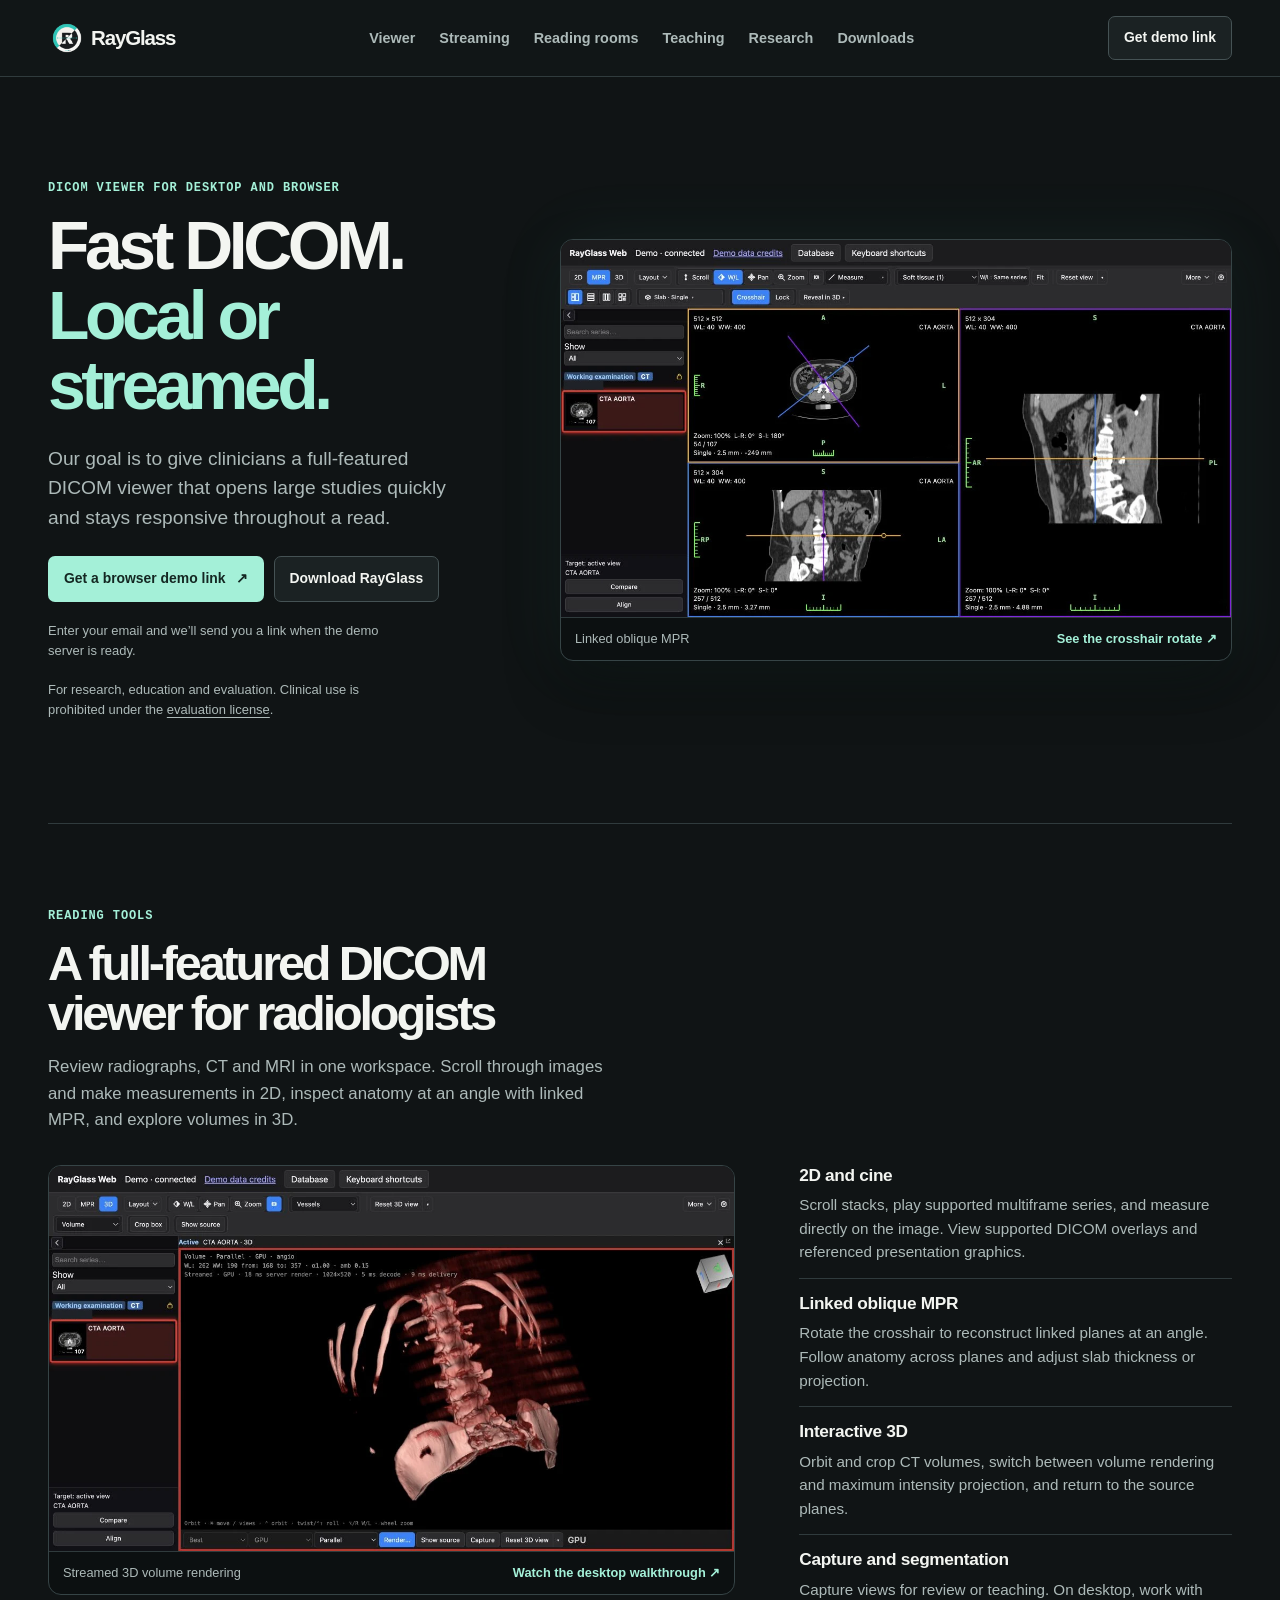
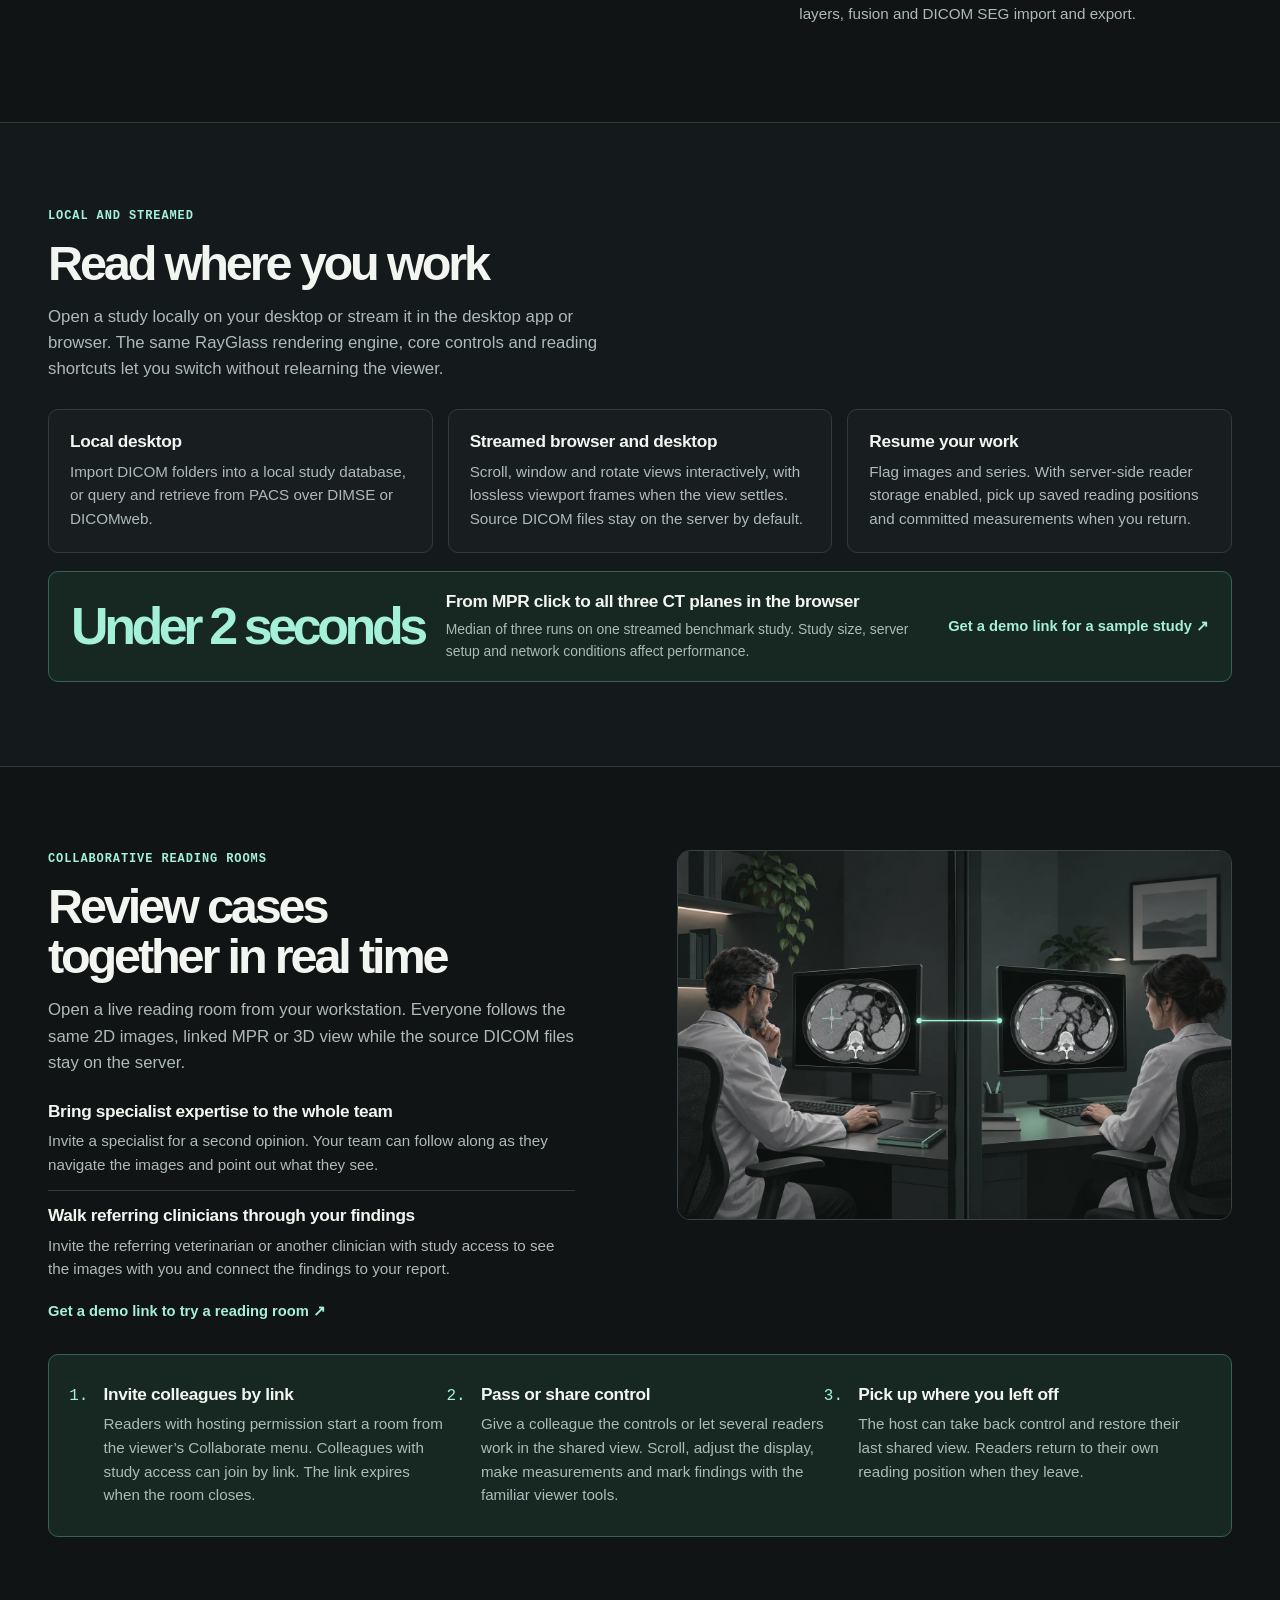
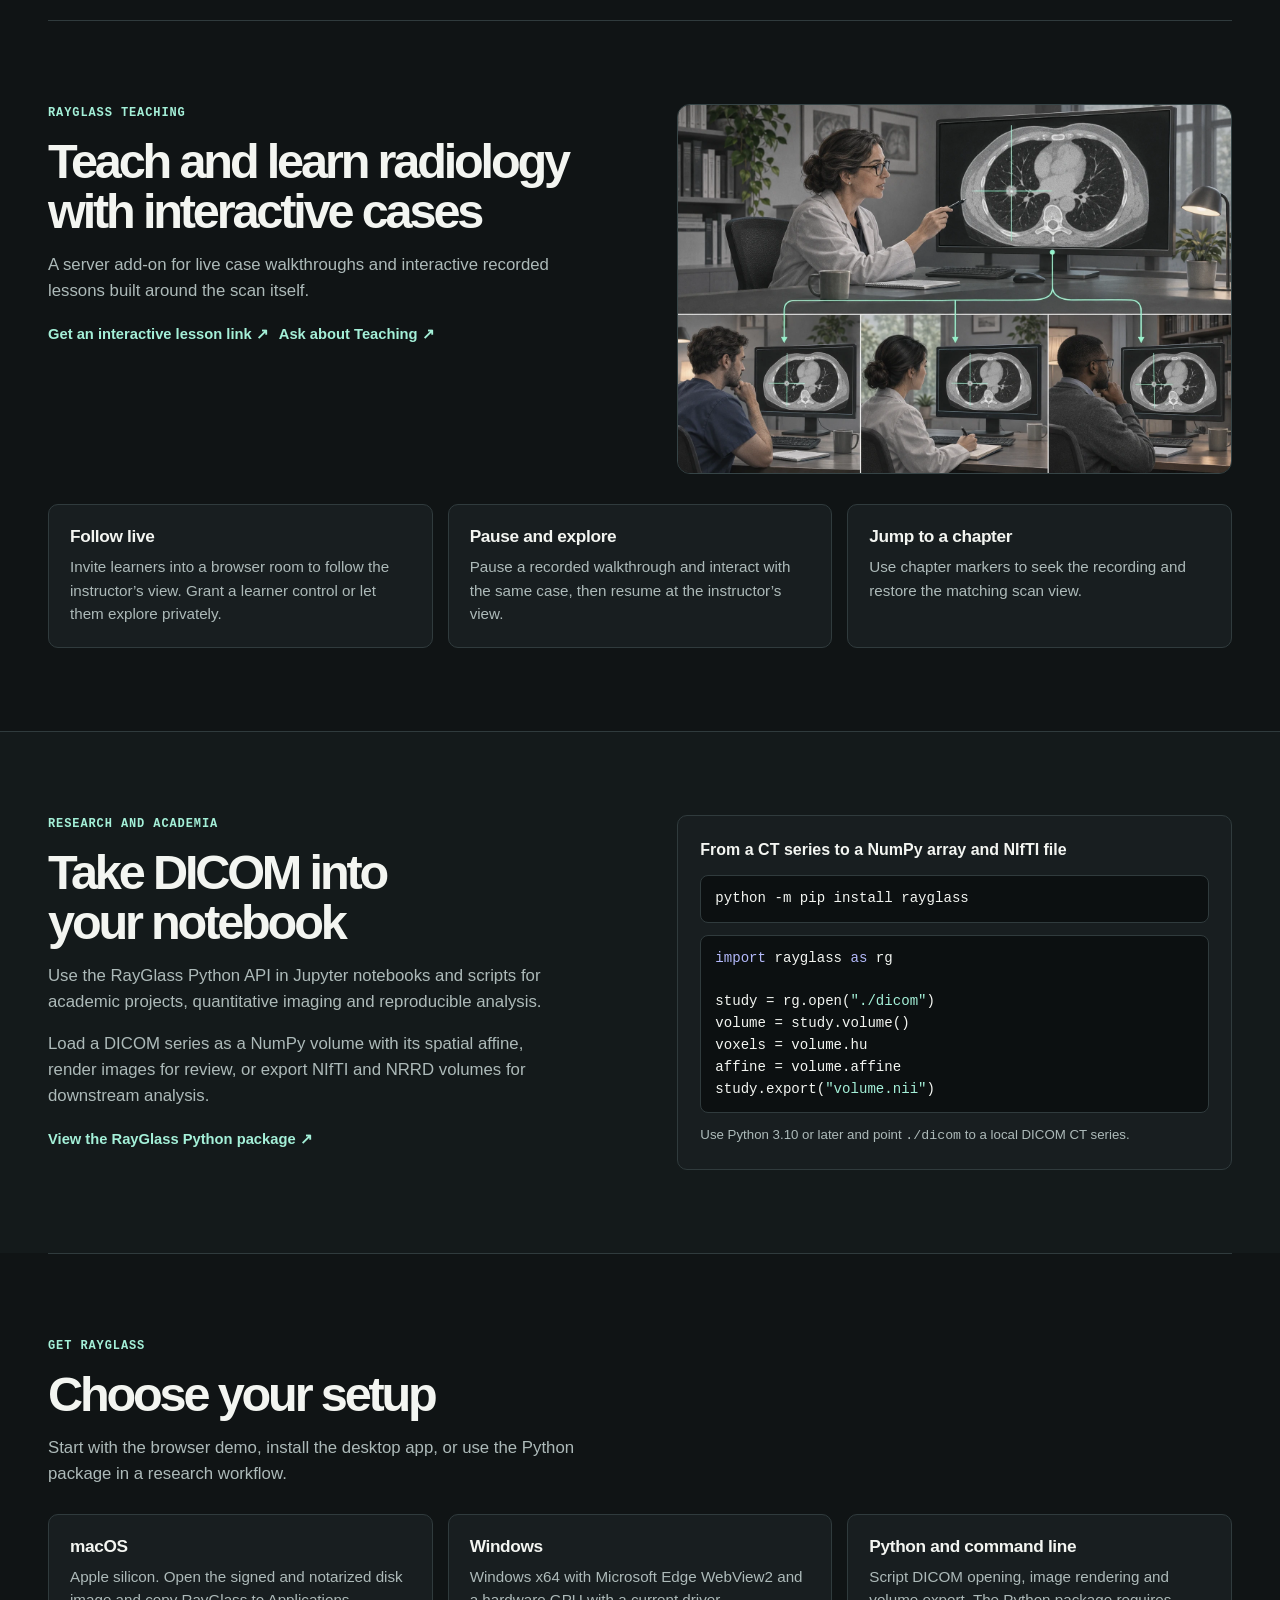
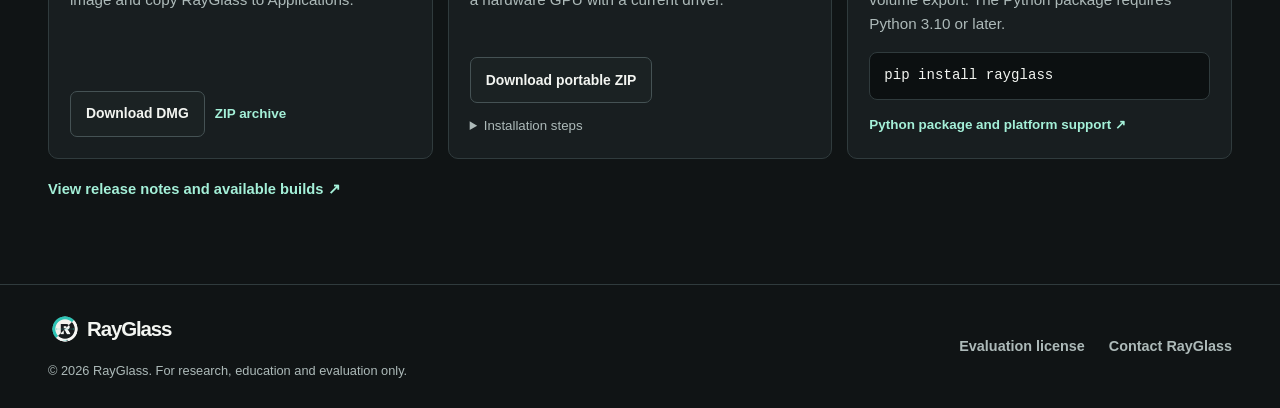
<file: index.html>
<!doctype html>
<html lang="en">
  <head>
    <meta charset="UTF-8" />
    <meta name="viewport" content="width=device-width, initial-scale=1.0" />
    <meta name="theme-color" content="#101415" />
    <meta
      name="description"
      content="RayGlass is a DICOM viewer for desktop and browser, with local and streamed reading, live collaboration, interactive teaching and a Python API for imaging research."
    />
    <title>RayGlass — DICOM Viewer for Large Studies</title>
    <link rel="canonical" href="https://rayglass.net/" />
    <link rel="icon" href="./assets/rayglass-mark.png" />
    <link rel="stylesheet" href="./styles.css?v=7" />
  </head>
  <body>
    <a class="skip-link" href="#main">Skip to content</a>
    <header class="site-header">
      <nav class="shell navigation" aria-label="Main navigation">
        <a class="brand" href="./">
          <img src="./assets/rayglass-mark.png" width="38" height="38" alt="" />
          RayGlass
        </a>
        <div class="nav-links">
          <a href="#viewer">Viewer</a>
          <a href="#streaming">Streaming</a>
          <a href="#reading-rooms">Reading rooms</a>
          <a href="#teaching">Teaching</a>
          <a href="#research">Research</a>
          <a href="#download">Downloads</a>
        </div>
        <a class="button button-small button-outline" href="https://demo.rayglass.net/">Get demo link</a>
      </nav>
    </header>

    <main id="main">
      <section class="shell hero" aria-labelledby="hero-title">
        <div class="hero-copy">
          <p class="eyebrow">DICOM viewer for desktop and browser</p>
          <h1 id="hero-title">Fast DICOM.<br /><span>Local or streamed.</span></h1>
          <p class="lede">
            Our goal is to give clinicians a full-featured DICOM viewer that opens large studies
            quickly and stays responsive throughout a read.
          </p>
          <div class="actions">
            <a class="button button-primary" href="https://demo.rayglass.net/">Get a browser demo link <span aria-hidden="true">↗</span></a>
            <a class="button button-outline" href="#download">Download RayGlass</a>
          </div>
          <p class="hero-note">Enter your email and we’ll send you a link when the demo server is ready.</p>
          <p class="hero-note">For research, education and evaluation. Clinical use is prohibited under the <a href="./license.html">evaluation license</a>.</p>
        </div>
        <figure class="product-frame hero-frame">
          <img
            src="./assets/oblique-mpr.webp"
            width="1280"
            height="720"
            fetchpriority="high"
            alt="RayGlass browser viewer showing a rotated crosshair and three linked oblique CT planes"
          />
          <figcaption>
            <span>Linked oblique MPR</span>
            <a href="./assets/oblique-mpr-motion.gif">See the crosshair rotate <span aria-hidden="true">↗</span></a>
          </figcaption>
        </figure>
      </section>

      <section id="viewer" class="shell section" aria-labelledby="viewer-title">
        <div class="section-heading">
          <p class="eyebrow">Reading tools</p>
          <h2 id="viewer-title">A full-featured DICOM viewer for radiologists</h2>
          <p>Review radiographs, CT and MRI in one workspace. Scroll through images and make measurements in 2D, inspect anatomy at an angle with linked MPR, and explore volumes in 3D.</p>
        </div>
        <div class="viewer-grid">
          <figure class="product-frame volume-frame">
            <img
              src="./assets/volume-rendering.webp"
              width="1280"
              height="720"
              loading="lazy"
              decoding="async"
              alt="RayGlass browser viewer showing a streamed 3D CT volume of the spine and pelvis"
            />
            <figcaption>
              <span>Streamed 3D volume rendering</span>
              <a href="./assets/walkthrough.mp4">Watch the desktop walkthrough <span aria-hidden="true">↗</span></a>
            </figcaption>
          </figure>
          <div class="feature-list">
            <article>
              <h3>2D and cine</h3>
              <p>Scroll stacks, play supported multiframe series, and measure directly on the image. View supported DICOM overlays and referenced presentation graphics.</p>
            </article>
            <article>
              <h3>Linked oblique MPR</h3>
              <p>Rotate the crosshair to reconstruct linked planes at an angle. Follow anatomy across planes and adjust slab thickness or projection.</p>
            </article>
            <article>
              <h3>Interactive 3D</h3>
              <p>Orbit and crop CT volumes, switch between volume rendering and maximum intensity projection, and return to the source planes.</p>
            </article>
            <article>
              <h3>Capture and segmentation</h3>
              <p>Capture views for review or teaching. On desktop, work with layers, fusion and DICOM SEG import and export.</p>
            </article>
          </div>
        </div>
      </section>

      <section id="streaming" class="streaming section" aria-labelledby="streaming-title">
        <div class="shell">
          <div class="section-heading">
            <p class="eyebrow">Local and streamed</p>
            <h2 id="streaming-title">Read where you work</h2>
            <p>Open a study locally on your desktop or stream it in the desktop app or browser. The same RayGlass rendering engine, core controls and reading shortcuts let you switch without relearning the viewer.</p>
          </div>
          <div class="workflow-grid">
            <article class="card">
              <h3>Local desktop</h3>
              <p>Import DICOM folders into a local study database, or query and retrieve from PACS over DIMSE or DICOMweb.</p>
            </article>
            <article class="card">
              <h3>Streamed browser and desktop</h3>
              <p>Scroll, window and rotate views interactively, with lossless viewport frames when the view settles. Source DICOM files stay on the server by default.</p>
            </article>
            <article class="card">
              <h3>Resume your work</h3>
              <p>Flag images and series. With server-side reader storage enabled, pick up saved reading positions and committed measurements when you return.</p>
            </article>
          </div>
          <div class="benchmark">
            <strong>Under 2 seconds</strong>
            <div>
              <h3>From MPR click to all three CT planes in the browser</h3>
              <p>Median of three runs on one streamed benchmark study. Study size, server setup and network conditions affect performance.</p>
            </div>
            <a class="text-link" href="https://demo.rayglass.net/">Get a demo link for a sample study <span aria-hidden="true">↗</span></a>
          </div>
        </div>
      </section>

      <section id="reading-rooms" class="shell section split-section reading-rooms" aria-labelledby="rooms-title">
        <div class="section-heading">
          <p class="eyebrow">Collaborative reading rooms</p>
          <h2 id="rooms-title">Review cases together in real time</h2>
          <p>Open a live reading room from your workstation. Everyone follows the same 2D images, linked MPR or 3D view while the source DICOM files stay on the server.</p>
          <div class="feature-list room-benefits">
            <article>
              <h3>Bring specialist expertise to the whole team</h3>
              <p>Invite a specialist for a second opinion. Your team can follow along as they navigate the images and point out what they see.</p>
            </article>
            <article>
              <h3>Walk referring clinicians through your findings</h3>
              <p>Invite the referring veterinarian or another clinician with study access to see the images with you and connect the findings to your report.</p>
            </article>
          </div>
          <a class="text-link" href="https://demo.rayglass.net/">Get a demo link to try a reading room <span aria-hidden="true">↗</span></a>
        </div>
        <figure class="product-frame section-illustration">
          <img
            src="./assets/collaborative-reading-room.webp"
            width="1536"
            height="1024"
            loading="lazy"
            decoding="async"
            alt="Two radiologists at separate workstations review the same CT slice, with a line connecting their displays"
          />
        </figure>
        <div class="room-workflow">
          <ol class="feature-list">
            <li>
              <h3>Invite colleagues by link</h3>
              <p>Readers with hosting permission start a room from the viewer’s Collaborate menu. Colleagues with study access can join by link. The link expires when the room closes.</p>
            </li>
            <li>
              <h3>Pass or share control</h3>
              <p>Give a colleague the controls or let several readers work in the shared view. Scroll, adjust the display, make measurements and mark findings with the familiar viewer tools.</p>
            </li>
            <li>
              <h3>Pick up where you left off</h3>
              <p>The host can take back control and restore their last shared view. Readers return to their own reading position when they leave.</p>
            </li>
          </ol>
        </div>
      </section>

      <section id="teaching" class="shell section split-section teaching" aria-labelledby="teaching-title">
        <div class="section-heading">
          <p class="eyebrow">RayGlass Teaching</p>
          <h2 id="teaching-title">Teach and learn radiology with interactive cases</h2>
          <p>A server add-on for live case walkthroughs and interactive recorded lessons built around the scan itself.</p>
          <div class="actions">
            <a class="text-link" href="https://demo.rayglass.net/webinar">Get an interactive lesson link <span aria-hidden="true">↗</span></a>
            <a class="text-link" href="mailto:info@rayglass.net?subject=RayGlass%20Teaching">Ask about Teaching <span aria-hidden="true">↗</span></a>
          </div>
        </div>
        <figure class="product-frame section-illustration">
          <img
            src="./assets/virtual-radiology-class.webp"
            width="1536"
            height="1024"
            loading="lazy"
            decoding="async"
            alt="A radiology instructor guides three remote learners who are viewing the same chest CT slice on their own screens"
          />
        </figure>
        <div class="workflow-grid teaching-features">
          <article class="card">
            <h3>Follow live</h3>
            <p>Invite learners into a browser room to follow the instructor’s view. Grant a learner control or let them explore privately.</p>
          </article>
          <article class="card">
            <h3>Pause and explore</h3>
            <p>Pause a recorded walkthrough and interact with the same case, then resume at the instructor’s view.</p>
          </article>
          <article class="card">
            <h3>Jump to a chapter</h3>
            <p>Use chapter markers to seek the recording and restore the matching scan view.</p>
          </article>
        </div>
      </section>

      <section id="research" class="research section" aria-labelledby="research-title">
        <div class="shell split-section">
          <div class="section-heading">
            <p class="eyebrow">Research and academia</p>
            <h2 id="research-title">Take DICOM into your notebook</h2>
            <p>Use the RayGlass Python API in Jupyter notebooks and scripts for academic projects, quantitative imaging and reproducible analysis.</p>
            <p>Load a DICOM series as a NumPy volume with its spatial affine, render images for review, or export NIfTI and NRRD volumes for downstream analysis.</p>
            <a class="text-link" href="https://pypi.org/project/rayglass/">View the RayGlass Python package <span aria-hidden="true">↗</span></a>
          </div>
          <figure class="code-example">
            <figcaption>From a CT series to a NumPy array and NIfTI file</figcaption>
            <pre><code>python -m pip install rayglass</code></pre>
            <pre><code><span class="code-keyword">import</span> rayglass <span class="code-keyword">as</span> rg

study = rg.open(<span class="code-string">"./dicom"</span>)
volume = study.volume()
voxels = volume.hu
affine = volume.affine
study.export(<span class="code-string">"volume.nii"</span>)</code></pre>
            <p>Use Python 3.10 or later and point <code>./dicom</code> to a local DICOM CT series.</p>
          </figure>
        </div>
      </section>

      <section id="download" class="shell section downloads" aria-labelledby="download-title">
        <div class="section-heading">
          <p class="eyebrow">Get RayGlass</p>
          <h2 id="download-title">Choose your setup</h2>
          <p>Start with the browser demo, install the desktop app, or use the Python package in a research workflow.</p>
        </div>
        <div class="workflow-grid">
          <article class="card download-card">
            <div>
              <h3>macOS</h3>
              <p>Apple silicon. Open the signed and notarized disk image and copy RayGlass to Applications.</p>
            </div>
            <div class="actions">
              <a class="button button-outline" href="https://github.com/rayglass-org/rayglass.net/releases/latest/download/RayGlass-macos-arm64.dmg">Download DMG</a>
              <a class="text-link" href="https://github.com/rayglass-org/rayglass.net/releases/latest/download/RayGlass-macos-arm64.zip">ZIP archive</a>
            </div>
          </article>
          <article class="card download-card">
            <div>
              <h3>Windows</h3>
              <p>Windows x64 with Microsoft Edge WebView2 and a hardware GPU with a current driver.</p>
            </div>
            <div>
              <a class="button button-outline" href="https://github.com/rayglass-org/rayglass.net/releases/latest/download/RayGlass-windows-x64-portable.zip">Download portable ZIP</a>
              <details>
                <summary>Installation steps</summary>
                <p>Open the ZIP’s Properties, select <strong>Unblock</strong> if offered, and apply the change. Extract the ZIP and run <code>rayglass-desktop.exe</code> from the RayGlass folder.</p>
              </details>
            </div>
          </article>
          <article class="card download-card">
            <div>
              <h3>Python and command line</h3>
              <p>Script DICOM opening, image rendering and volume export. The Python package requires Python 3.10 or later.</p>
            </div>
            <div>
              <pre><code>pip install rayglass</code></pre>
              <a class="text-link" href="https://pypi.org/project/rayglass/">Python package and platform support <span aria-hidden="true">↗</span></a>
            </div>
          </article>
        </div>
        <p class="release-link"><a class="text-link" href="https://github.com/rayglass-org/rayglass.net/releases/latest">View release notes and available builds <span aria-hidden="true">↗</span></a></p>
      </section>
    </main>

    <footer class="site-footer">
      <div class="shell footer-inner">
        <div>
          <a class="brand" href="./">
            <img src="./assets/rayglass-mark.png" width="34" height="34" alt="" />
            RayGlass
          </a>
          <p>© 2026 RayGlass. For research, education and evaluation only.</p>
        </div>
        <div class="footer-links">
          <a href="./license.html">Evaluation license</a>
          <a href="mailto:info@rayglass.net">Contact RayGlass</a>
        </div>
      </div>
    </footer>
  </body>
</html>
</file>
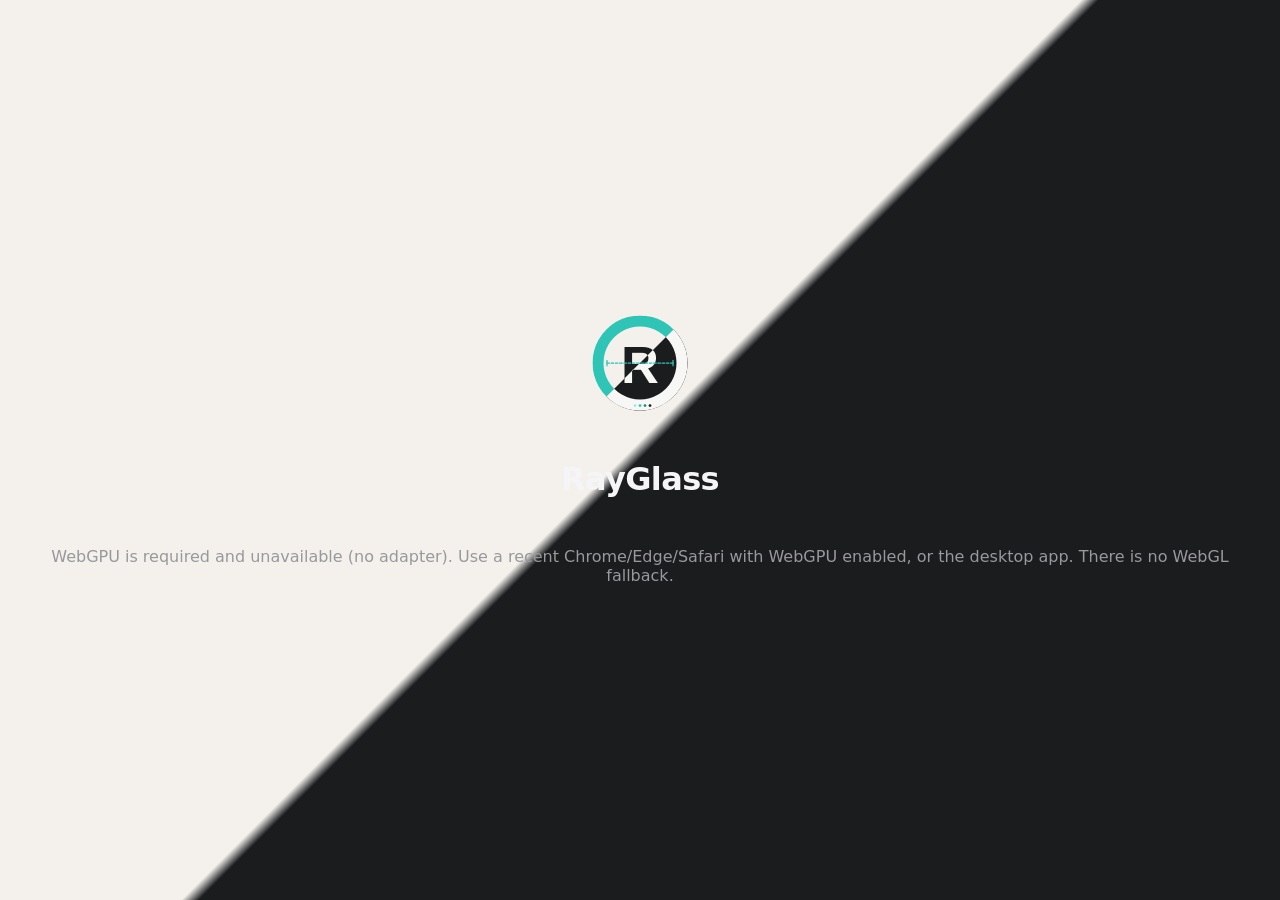
<file: app/index.html>
<!doctype html>
<html lang="en">
  <head>
    <meta charset="UTF-8" />
    <meta name="viewport" content="width=device-width, initial-scale=1.0" />
    <title>RayGlass</title>
    <meta name="theme-color" content="#1a1c1e" />
    <meta property="og:title" content="RayGlass" />
    <meta property="og:image" content="/app/og.png" />
    <link rel="icon" href="/app/favicon.ico" sizes="any" />
    <link rel="icon" href="/app/brand/favicon.svg" type="image/svg+xml" />
    <link rel="apple-touch-icon" href="/app/apple-touch-icon.png" />
    <script type="module" crossorigin src="/app/assets/index-CboGvIHB.js"></script>
    <link rel="modulepreload" crossorigin href="/app/assets/rolldown-runtime-CbXtAM7H.js">
    <link rel="stylesheet" crossorigin href="/app/assets/index-Dsrkpz9m.css">
  </head>
  <body>
    <div id="root"></div>
  </body>
</html>
</file>
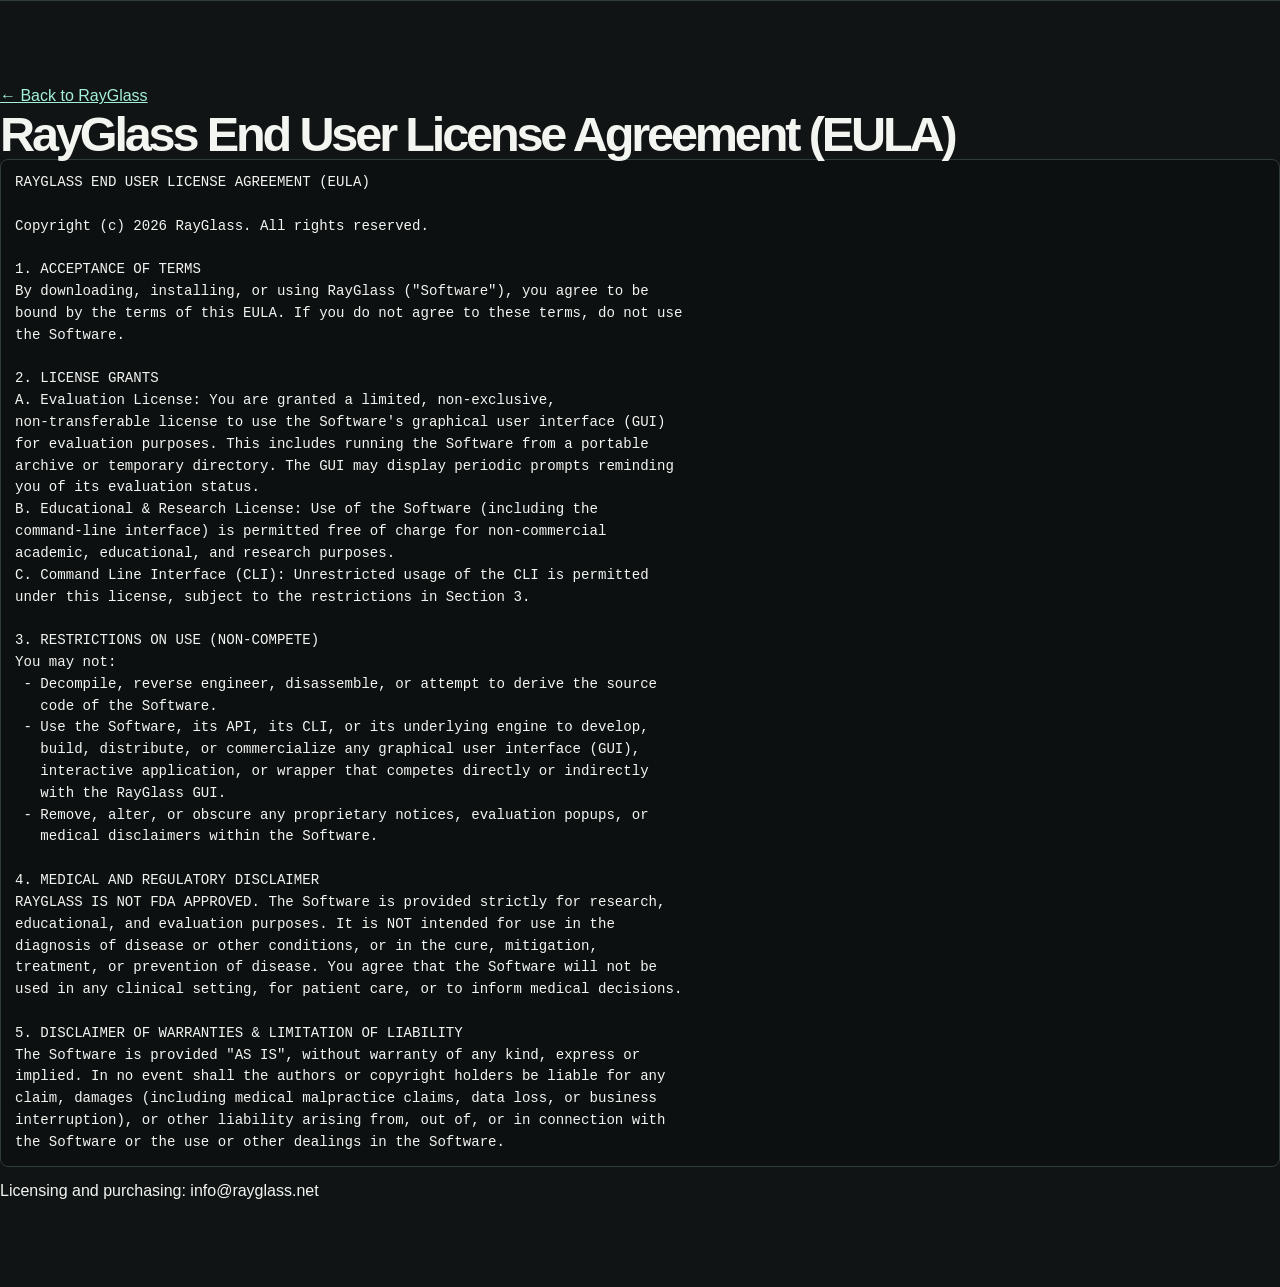
<file: license.html>
<!doctype html>
<html lang="en">
  <head>
    <meta charset="UTF-8" />
    <meta name="viewport" content="width=device-width, initial-scale=1.0" />
    <meta name="robots" content="noindex, nofollow" />
    <title>RayGlass — License (EULA)</title>
    <link rel="stylesheet" href="./styles.css" />
  </head>
  <body>
    <main>
      <section class="section">
        <p><a href="./index.html">&larr; Back to RayGlass</a></p>
        <h2>RayGlass End User License Agreement (EULA)</h2>
        <pre>
RAYGLASS END USER LICENSE AGREEMENT (EULA)

Copyright (c) 2026 RayGlass. All rights reserved.

1. ACCEPTANCE OF TERMS
By downloading, installing, or using RayGlass ("Software"), you agree to be
bound by the terms of this EULA. If you do not agree to these terms, do not use
the Software.

2. LICENSE GRANTS
A. Evaluation License: You are granted a limited, non-exclusive,
non-transferable license to use the Software's graphical user interface (GUI)
for evaluation purposes. This includes running the Software from a portable
archive or temporary directory. The GUI may display periodic prompts reminding
you of its evaluation status.
B. Educational & Research License: Use of the Software (including the
command-line interface) is permitted free of charge for non-commercial
academic, educational, and research purposes.
C. Command Line Interface (CLI): Unrestricted usage of the CLI is permitted
under this license, subject to the restrictions in Section 3.

3. RESTRICTIONS ON USE (NON-COMPETE)
You may not:
 - Decompile, reverse engineer, disassemble, or attempt to derive the source
   code of the Software.
 - Use the Software, its API, its CLI, or its underlying engine to develop,
   build, distribute, or commercialize any graphical user interface (GUI),
   interactive application, or wrapper that competes directly or indirectly
   with the RayGlass GUI.
 - Remove, alter, or obscure any proprietary notices, evaluation popups, or
   medical disclaimers within the Software.

4. MEDICAL AND REGULATORY DISCLAIMER
RAYGLASS IS NOT FDA APPROVED. The Software is provided strictly for research,
educational, and evaluation purposes. It is NOT intended for use in the
diagnosis of disease or other conditions, or in the cure, mitigation,
treatment, or prevention of disease. You agree that the Software will not be
used in any clinical setting, for patient care, or to inform medical decisions.

5. DISCLAIMER OF WARRANTIES &amp; LIMITATION OF LIABILITY
The Software is provided "AS IS", without warranty of any kind, express or
implied. In no event shall the authors or copyright holders be liable for any
claim, damages (including medical malpractice claims, data loss, or business
interruption), or other liability arising from, out of, or in connection with
the Software or the use or other dealings in the Software.</pre
        >
        <p class="muted small">Licensing and purchasing: info@rayglass.net</p>
      </section>
    </main>
  </body>
</html>
</file>
<file: styles.css>
:root {
  color-scheme: dark;
  --bg: #101415;
  --surface: #181e20;
  --surface-deep: #0c1011;
  --text: #f3f5f1;
  --muted: #adbab9;
  --line: #303b3d;
  --accent: #a4f0d8;
  --accent-ink: #142722;
  --shell: 1280px;
  --font: -apple-system, BlinkMacSystemFont, "Segoe UI", sans-serif;
  --mono: ui-monospace, SFMono-Regular, Consolas, monospace;
}

* {
  box-sizing: border-box;
}

html {
  scroll-padding-top: 26px;
}

body {
  margin: 0;
  background: var(--bg);
  color: var(--text);
  font-family: var(--font);
  line-height: 1.55;
  -webkit-font-smoothing: antialiased;
}

a {
  color: var(--accent);
}

a:focus-visible,
summary:focus-visible {
  outline: 2px solid var(--accent);
  outline-offset: 5px;
}

h1,
h2,
h3,
p,
figure {
  margin: 0;
}
img {
  display: block;
  max-width: 100%;
}
code,
pre {
  font-family: var(--mono);
}

pre {
  margin: 0 0 12px;
  padding: 12px 14px;
  overflow: auto;
  border: 1px solid var(--line);
  border-radius: 8px;
  background: var(--surface-deep);
  font-size: 0.88rem;
}

.shell {
  width: min(var(--shell), calc(100% - 96px));
  margin-inline: auto;
}

.skip-link {
  position: absolute;
  z-index: 2;
  top: 12px;
  left: 12px;
  transform: translateY(-180%);
  padding: 9px 14px;
  background: var(--accent);
  color: var(--accent-ink);
}

.skip-link:focus {
  transform: translateY(0);
}

.site-header {
  border-bottom: 1px solid var(--line);
  background: #111617;
}

.navigation {
  display: flex;
  min-height: 76px;
  align-items: center;
  justify-content: space-between;
  gap: 28px;
}

.brand {
  display: inline-flex;
  flex: 0 0 auto;
  align-items: center;
  gap: 5px;
  color: var(--text);
  font-size: 1.28rem;
  font-weight: 740;
  letter-spacing: -0.055em;
  text-decoration: none;
}

.brand img {
  object-fit: contain;
}

.nav-links,
.footer-links {
  display: flex;
  flex-wrap: wrap;
  gap: 24px;
}

.nav-links a,
.footer-links a {
  color: var(--muted);
  font-size: 0.9rem;
  font-weight: 550;
  text-decoration: none;
}

.nav-links a:hover,
.footer-links a:hover {
  color: var(--accent);
}

.hero {
  display: grid;
  grid-template-columns: minmax(0, 0.8fr) minmax(0, 1.2fr);
  align-items: center;
  gap: clamp(32px, 5vw, 72px);
  padding-block: clamp(68px, 8vw, 116px);
}

.eyebrow {
  margin-bottom: 13px;
  color: var(--accent);
  font-family: var(--mono);
  font-size: 0.75rem;
  font-weight: 650;
  letter-spacing: 0.075em;
  text-transform: uppercase;
}

h1,
h2 {
  font-weight: 680;
  line-height: 1.03;
  letter-spacing: -0.065em;
  text-wrap: balance;
}

h1 {
  font-size: clamp(3.25rem, 5.3vw, 5.35rem);
}
h1 span {
  color: var(--accent);
}
h2 {
  font-size: clamp(2.15rem, 3.8vw, 3.65rem);
}

h3 {
  font-size: 1.08rem;
  font-weight: 700;
  letter-spacing: -0.02em;
  line-height: 1.25;
}

.lede {
  max-width: 38ch;
  margin-block: 23px;
  color: var(--muted);
  font-size: clamp(1rem, 1.55vw, 1.2rem);
}

.actions {
  display: flex;
  flex-wrap: wrap;
  align-items: center;
  gap: 10px;
}

.button {
  display: inline-flex;
  min-height: 46px;
  align-items: center;
  justify-content: center;
  gap: 10px;
  border: 1px solid transparent;
  border-radius: 7px;
  padding: 10px 15px;
  color: var(--text);
  font-size: 0.87rem;
  font-weight: 690;
  text-align: center;
  text-decoration: none;
}

.button-small {
  min-height: 38px;
}
.button-primary {
  background: var(--accent);
  color: var(--accent-ink);
}
.button-primary:hover {
  background: #cbf9e9;
}
.button-outline {
  border-color: #455254;
  background: #1b2223;
}
.button-outline:hover {
  border-color: var(--accent);
}

.hero-note {
  max-width: 46ch;
  margin-top: 19px;
  color: var(--muted);
  font-size: 0.81rem;
}

.hero-note a {
  color: inherit;
  text-underline-offset: 3px;
}

.product-frame {
  min-width: 0;
  overflow: hidden;
  border: 1px solid #364446;
  border-radius: 13px;
  background: var(--surface-deep);
}

.hero-frame {
  box-shadow:
    0 0 70px #63dcbb13,
    0 26px 55px #0005;
}

.product-frame img {
  width: 100%;
  height: auto;
  aspect-ratio: 16 / 9;
  background: #070909;
}

.product-frame figcaption {
  display: flex;
  flex-wrap: wrap;
  align-items: center;
  justify-content: space-between;
  gap: 5px 14px;
  min-height: 43px;
  border-top: 1px solid var(--line);
  padding: 8px 14px;
  color: var(--muted);
  font-size: 0.8rem;
}

.product-frame figcaption a,
.text-link {
  font-weight: 640;
  text-decoration: none;
  text-underline-offset: 4px;
}

.product-frame figcaption a:hover,
.text-link:hover {
  text-decoration: underline;
}

.section {
  border-top: 1px solid var(--line);
  padding-block: clamp(44px, 6.5vw, 89px);
}

.section-heading {
  max-width: 710px;
}

.section-heading > p:not(.eyebrow) {
  max-width: 60ch;
  margin-top: 16px;
  color: var(--muted);
  font-size: 1.05rem;
}

.viewer-grid {
  display: grid;
  grid-template-columns: minmax(0, 1.35fr) minmax(0, 0.85fr);
  align-items: start;
  gap: clamp(28px, 5vw, 72px);
  margin-top: 32px;
}

.feature-list > * {
  padding-block: 14px;
}
.feature-list > :first-child {
  padding-top: 0;
}
.feature-list > * + * {
  border-top: 1px solid var(--line);
}
.feature-list p,
.card p,
.benchmark p {
  margin-top: 7px;
  color: var(--muted);
}
.feature-list p,
.card p {
  font-size: 0.95rem;
}

.streaming {
  background: #141a1b;
  border-bottom: 1px solid var(--line);
}

.workflow-grid {
  display: grid;
  grid-template-columns: repeat(3, minmax(0, 1fr));
  gap: 15px;
  margin-top: 27px;
}

.card {
  min-width: 0;
  padding: 21px;
  border: 1px solid var(--line);
  border-radius: 10px;
  background: var(--surface);
}

.benchmark {
  display: grid;
  grid-template-columns: auto minmax(0, 1fr) auto;
  align-items: center;
  gap: 22px;
  margin-top: 18px;
  padding: 19px 22px;
  border: 1px solid #396257;
  border-radius: 10px;
  background: #172722;
}

.benchmark strong {
  color: var(--accent);
  font-size: clamp(2.1rem, 4.1vw, 3.25rem);
  letter-spacing: -0.085em;
  line-height: 1;
  white-space: nowrap;
}

.benchmark p {
  font-size: 0.87rem;
}
.benchmark .text-link,
.split-section .text-link,
.release-link {
  font-size: 0.92rem;
}

.split-section {
  display: grid;
  grid-template-columns: minmax(0, 0.95fr) minmax(0, 1fr);
  gap: clamp(30px, 8vw, 128px);
}

.reading-rooms,
.teaching {
  row-gap: 30px;
}
.reading-rooms {
  border-top: 0;
}
.room-benefits {
  margin-top: 25px;
}
.room-benefits > :last-child {
  padding-bottom: 0;
}
.section-illustration {
  align-self: start;
}
.section-illustration img {
  aspect-ratio: 3 / 2;
}
.teaching-features {
  grid-column: 1 / -1;
  margin-top: 0;
}

.split-section .text-link {
  display: inline-block;
  margin-top: 19px;
}

.room-workflow {
  grid-column: 1 / -1;
  padding: clamp(18px, 3vw, 29px);
  border: 1px solid #396257;
  border-radius: 10px;
  background: #172722;
}

.room-workflow ol {
  display: grid;
  grid-template-columns: repeat(3, minmax(0, 1fr));
  gap: 16px 28px;
  margin: 0;
  padding-inline-start: 1.25rem;
}

.room-workflow li {
  padding: 0 0 0 0.35rem;
  border: 0;
}
.room-workflow li::marker {
  color: var(--accent);
  font-family: var(--mono);
}

.research {
  background: #141a1b;
}

.code-example {
  align-self: start;
  min-width: 0;
  padding: clamp(15px, 2vw, 22px);
  border: 1px solid var(--line);
  border-radius: 10px;
  background: var(--surface);
}

.code-example figcaption {
  margin-bottom: 12px;
  font-weight: 640;
}

.code-example p {
  color: var(--muted);
  font-size: 0.83rem;
}
.code-keyword {
  color: #b3b9fa;
}
.code-string {
  color: var(--accent);
}

.download-card {
  display: flex;
  flex-direction: column;
  justify-content: space-between;
  gap: 17px;
}

.download-card details {
  margin-top: 13px;
  color: var(--muted);
  font-size: 0.83rem;
}

.download-card details p {
  font-size: inherit;
}
.download-card summary {
  width: fit-content;
  cursor: pointer;
}
.download-card .text-link {
  font-size: 0.84rem;
}
.release-link {
  margin-top: 19px;
}

.site-footer {
  border-top: 1px solid var(--line);
  padding-block: 27px;
}

.footer-inner {
  display: flex;
  align-items: center;
  justify-content: space-between;
  flex-wrap: wrap;
  gap: 16px 24px;
}

.site-footer p {
  margin-top: 7px;
  color: var(--muted);
  font-size: 0.8rem;
}

.legal-page {
  width: min(960px, calc(100% - 48px));
  margin: 32px auto;
}

.legal-page h2 {
  margin-block: 16px 22px;
}
.legal-page pre {
  white-space: pre-wrap;
  overflow-wrap: anywhere;
}

@media (max-width: 1030px) {
  .shell {
    width: calc(100% - 56px);
  }
  .hero {
    grid-template-columns: minmax(0, 0.9fr) minmax(0, 1.1fr);
    gap: 25px;
  }
  .benchmark {
    grid-template-columns: auto minmax(0, 1fr);
  }
  .benchmark .text-link {
    grid-column: 2;
  }
}

@media (max-width: 880px) {
  .navigation {
    flex-wrap: wrap;
    gap: 4px 12px;
    padding-block: 9px 11px;
  }
  .nav-links {
    order: 1;
    width: 100%;
    gap: 5px 16px;
  }
  .nav-links a {
    padding-block: 4px;
    font-size: 0.82rem;
  }
}

@media (max-width: 760px) {
  .shell {
    width: calc(100% - 36px);
  }
  .hero {
    grid-template-columns: minmax(0, 1fr);
    gap: 29px;
    padding-block: 49px 44px;
  }
  h1 {
    font-size: clamp(2.9rem, 9vw, 4.35rem);
  }
  .viewer-grid,
  .split-section {
    grid-template-columns: minmax(0, 1fr);
  }
  .viewer-grid {
    margin-top: 23px;
  }
  .workflow-grid {
    grid-template-columns: minmax(0, 1fr);
  }
  .room-workflow ol {
    grid-template-columns: minmax(0, 1fr);
  }
  .room-workflow li + li {
    border-top: 1px solid var(--line);
    padding-top: 14px;
  }
  .benchmark {
    gap: 12px 15px;
    padding: 16px;
  }
}

@media (max-width: 410px) {
  .benchmark {
    grid-template-columns: minmax(0, 1fr);
  }
  .benchmark .text-link {
    grid-column: 1;
  }
}
</file>
<file: app/assets/index-Dsrkpz9m.css>
.mpr-menu-panel{z-index:500;background:var(--panel);min-width:160px;max-width:calc(100vw - 24px);max-height:70vh;color:var(--fg);border:1px solid var(--border);border-radius:6px;flex-direction:column;align-items:stretch;gap:8px;padding:10px;display:flex;position:absolute;top:calc(100% + 6px);left:0;overflow:auto;box-shadow:0 6px 20px #0006}.mpr-reset{align-items:center;display:inline-flex;position:relative}.mpr-reset>button:first-child{border-top-right-radius:0;border-bottom-right-radius:0}.mpr-reset>button.mpr-reset-arrow{border-top-left-radius:0;border-bottom-left-radius:0;margin-left:-1px;padding:0 6px}.mpr-reset>button:focus-visible{z-index:1}.mpr-reset-menu{gap:4px;min-width:190px;padding:4px}.mpr-reset-menu>button{text-align:left;border-radius:4px;justify-content:space-between;align-items:center;gap:16px;display:flex}.mpr-reset-menu>button:hover:not(:disabled),.mpr-reset-menu>button:focus-visible:not(:disabled){background:color-mix(in srgb, var(--accent) 28%, transparent)}:root{--lightningcss-light: ;--lightningcss-dark:initial;color-scheme:dark;--font-ui:-apple-system, BlinkMacSystemFont, "SF Pro Text", "Helvetica Neue", sans-serif;--bg:#1c1c1e;--panel:#2c2c2e;--fg:#f5f5f7;--muted:#98989d;--accent:#0a84ff;--border:#3a3a3c;--danger:#ff8a8a;--viewport-bg:#000;--chrome-recess:color-mix(in srgb, var(--panel) 80%, #000);--chrome-recess-strong:color-mix(in srgb, var(--panel) 92%, #000);--rayglass-bg:var(--bg);--rayglass-panel:var(--panel);--rayglass-fg:var(--fg);--rayglass-muted:var(--muted);--rayglass-accent:var(--accent);--rayglass-border:var(--border);--rayglass-danger:var(--danger);--rayglass-input:color-mix(in srgb, var(--bg) 85%, #000);--rayglass-selected:color-mix(in srgb, var(--accent) 28%, var(--panel));--rayglass-warn:#ffe119;--rayglass-error:#e6194b;font-family:var(--font-ui)}:root[data-theme=light]{--lightningcss-light:initial;--lightningcss-dark: ;color-scheme:light;--bg:#f5f5f7;--panel:#fff;--fg:#1c1c1e;--muted:#6e6e73;--accent:#0071e3;--border:#d2d2d7;--danger:#d70015;--viewport-bg:#000;--chrome-recess:color-mix(in srgb, var(--panel) 70%, var(--border));--chrome-recess-strong:color-mix(in srgb, var(--bg) 55%, var(--panel));--rayglass-input:color-mix(in srgb, var(--bg) 70%, #fff);--rayglass-warn:#9a6700;--rayglass-error:#d70015}:root{--lightningcss-light:initial;--lightningcss-dark: ;color-scheme:light dark;--font-ui:system-ui, -apple-system, BlinkMacSystemFont, "Segoe UI", sans-serif}@media (prefers-color-scheme:dark){:root{--lightningcss-light: ;--lightningcss-dark:initial}}*{box-sizing:border-box}html,body,#root{overscroll-behavior:none;background:var(--bg);height:100%;color:var(--fg);font-family:var(--font-ui);margin:0;overflow:hidden}main,.web-stage-host{overscroll-behavior:none}[data-rg-web-viewer] [data-rg-viewport]{touch-action:none}.rg-touch-slice-scrubber{z-index:5;writing-mode:vertical-lr;width:44px;height:56%;accent-color:var(--accent);--lightningcss-light: ;--lightningcss-dark:initial;color-scheme:dark;touch-action:none;direction:ltr;margin:0;position:absolute;top:22%;right:0}canvas,img{-webkit-user-drag:none;-webkit-user-select:none;user-select:none;-webkit-touch-callout:none}canvas::selection{color:inherit;background:0 0}img::selection{color:inherit;background:0 0}button{font:inherit;cursor:pointer;border:1px solid var(--border);background:var(--panel);color:var(--fg);border-radius:5px;padding:6px 12px}button:disabled{opacity:.5;cursor:not-allowed}button.primary{background:var(--accent);color:#fff;border-color:#0000}.tb-tools{flex-wrap:wrap;flex:auto;align-items:center;gap:4px;min-width:0;display:flex}.tb-group{align-items:center;gap:2px;display:inline-flex}.tb-group+.tb-group{border-left:1px solid var(--border);margin-left:4px;padding-left:6px}.tb-section{border:1px solid var(--border);background:var(--chrome-recess);border-radius:6px;align-items:center;gap:2px;margin-left:4px;padding:2px 4px;display:inline-flex}.tb-section:first-child{margin-left:0}.tb-view-modes{gap:0}button.tb-text{height:28px;padding:0 8px;font-size:12px;line-height:1}.tb-view-modes>button.tb-text{border-radius:0;margin-left:-1px}.tb-view-modes>button.tb-text:first-of-type{border-radius:5px 0 0 5px;margin-left:0}.tb-view-modes>button.tb-text:last-of-type{border-radius:0 5px 5px 0}.tb-view-modes>button.tb-text:first-of-type:last-of-type{border-radius:5px}.tb-view-modes>button.tb-text.primary{z-index:1;position:relative}button.tb-icon{border-radius:5px;justify-content:center;align-items:center;width:28px;height:28px;padding:0;display:inline-flex}button.tb-icon svg{display:block}button.tb-icon:focus-visible,button.tb-text:focus-visible,.tb-select:focus-visible{outline:2px solid var(--accent);outline-offset:1px}.tb-select{font:inherit;border:1px solid var(--border);background:var(--bg);min-width:7.5rem;height:28px;color:var(--fg);cursor:pointer;border-radius:5px;padding:0 6px;font-size:12px}.tb-select:disabled{opacity:.5;cursor:not-allowed}button.web-mode{font:inherit;border:1px solid color-mix(in srgb, var(--muted) 40%, transparent);color:var(--fg);cursor:pointer;background:0 0;padding:4px 10px;font-size:13px}button.web-mode.primary{border-color:var(--accent);color:var(--accent);font-weight:600}button.web-mode:disabled{opacity:.4;cursor:not-allowed}.rg-web-catalog-header{border-bottom:1px solid var(--border);padding:8px 16px}.rg-web-catalog-header>:not(:first-child){margin-left:16px}.rg-touch-app-header{flex-wrap:wrap;flex-shrink:0;align-items:center;gap:4px 8px;display:flex}.rg-touch-app-header>:not(:first-child){margin-left:0}.rg-touch-app-header button,.rg-touch-app-header a,.rg-touch-toolbar button,.rg-touch-toolbar select,.rg-touch-series-drawer button,.rg-touch-series-content [role=button]{min-height:44px}.rg-touch-app-header a{align-items:center;padding-inline:6px;display:inline-flex}.rg-compact-touch-help{display:none}@media (width<=599px){.rg-touch-app-header{padding:3px 8px}.rg-touch-app-header>strong{margin-right:auto}.rg-compact-touch-help{display:inline}.rg-wide-touch-help{display:none}}.rg-touch-toolbar{background:var(--panel);border-top:1px solid var(--border);min-width:0;padding:4px 8px max(4px, env(safe-area-inset-bottom));flex-wrap:wrap;flex:none;justify-content:center;align-items:stretch;gap:4px 12px;display:flex}.rg-touch-modes,.rg-touch-actions{flex-wrap:wrap;justify-content:center;align-items:stretch;gap:4px;min-width:0;display:flex}.rg-touch-toolbar button{white-space:nowrap;min-width:44px;padding-inline:9px}.rg-touch-toolbar button[aria-pressed=true]{background:color-mix(in srgb, var(--accent) 24%, var(--panel));border-color:var(--accent)}.rg-touch-toolbar select{text-overflow:ellipsis;max-width:min(120px,27vw)}.rg-touch-toolbar>*,.rg-touch-plane-label{touch-action:manipulation}.rg-touch-more{background:var(--panel);border-top:1px solid var(--border);flex:none;max-height:40dvh;overflow:auto}.rg-touch-more button,.rg-touch-more select{min-height:44px}.rg-touch-series-drawer{width:min(100%,620px);max-width:100%;max-height:74dvh;padding:0 0 env(safe-area-inset-bottom);border:1px solid var(--border);background:var(--panel);color:var(--fg);overscroll-behavior:contain;border-radius:14px 14px 0 0;margin:0 auto;inset:auto 0 0}.rg-touch-series-drawer[open]{flex-direction:column;display:flex}.rg-touch-series-drawer::backdrop{background:#0009}.rg-touch-series-drawer>header{border-bottom:1px solid var(--border);flex:none;justify-content:space-between;align-items:center;padding:4px 12px;display:flex}.rg-touch-series-content{overscroll-behavior:contain;flex-direction:column;min-height:0;display:flex;overflow:auto}.rg-touch-series-content>*{max-width:100%}.rg-touch-series-drawer input{font-size:16px}.rg-touch-mpr-host{width:100%;height:100%;min-height:0;container-type:inline-size}.rg-touch-mpr-grid{background:var(--border);grid-template-rows:repeat(2,minmax(0,1fr));grid-template-columns:repeat(2,minmax(0,1fr));gap:3px;height:100%;min-height:0;display:grid}.rg-touch-mpr-cell{background:#090a0c;flex-direction:column;min-width:0;min-height:0;display:flex}.rg-touch-mpr-cell[data-active=true]{box-shadow:inset 0 0 0 1px var(--accent)}.rg-touch-mpr-image{flex:1;min-width:0;min-height:0;position:relative}.rg-touch-mpr-grid .reading-tile-heading{display:none}.rg-touch-mpr-volume .reading-tile-heading{display:flex}.rg-touch-plane-label{color:#e6eaf1;background:#101216;border:0;border-radius:0;flex:none;min-height:44px;padding-block:3px;font-size:12px}.rg-touch-plane-label[aria-pressed=true]{background:color-mix(in srgb, var(--accent) 25%, #101216)}.rg-touch-mpr-grid[data-layout=phone-portrait]{grid-template-rows:minmax(0,1.55fr) minmax(0,1fr)}.rg-touch-mpr-grid[data-layout=phone-portrait]>[data-featured=true]{grid-area:1/1/auto/-1}.rg-touch-mpr-grid[data-layout=tablet][data-with-volume=false]>:last-child{grid-column:1/-1;justify-self:center;width:calc(50% - 1.5px)}@container (width>=550px){.rg-touch-mpr-grid[data-layout=phone-landscape]{grid-template-rows:minmax(0,1fr);grid-template-columns:repeat(3,minmax(0,1fr))}}@container (width>=710px){.rg-touch-mpr-grid[data-layout=tablet][data-with-volume=false]{grid-template-rows:minmax(0,1fr);grid-template-columns:repeat(3,minmax(0,1fr))}.rg-touch-mpr-grid[data-layout=tablet][data-with-volume=false]>:last-child{grid-column:auto;width:100%}}@container (width<=549px){.rg-touch-mpr-grid[data-layout=phone-landscape]>[data-featured=true]{grid-area:1/1/auto/-1}}
</file>
